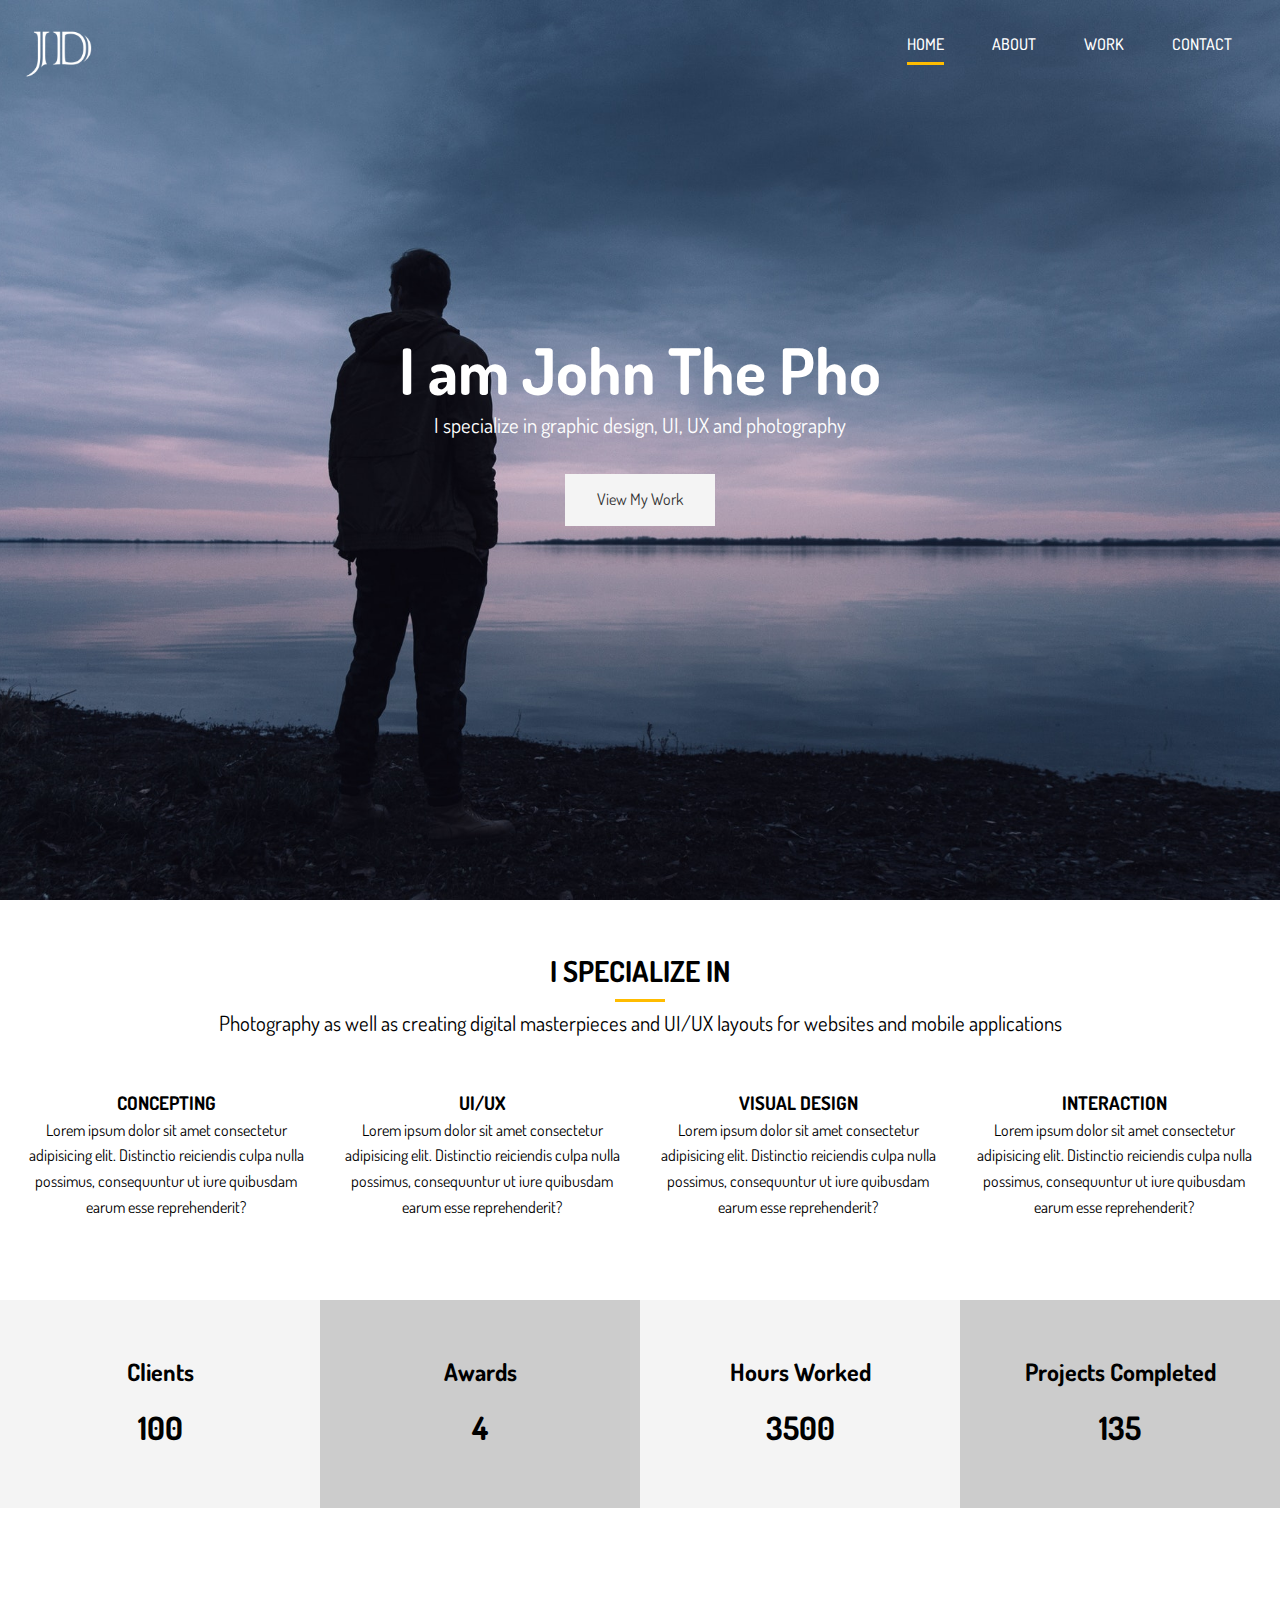
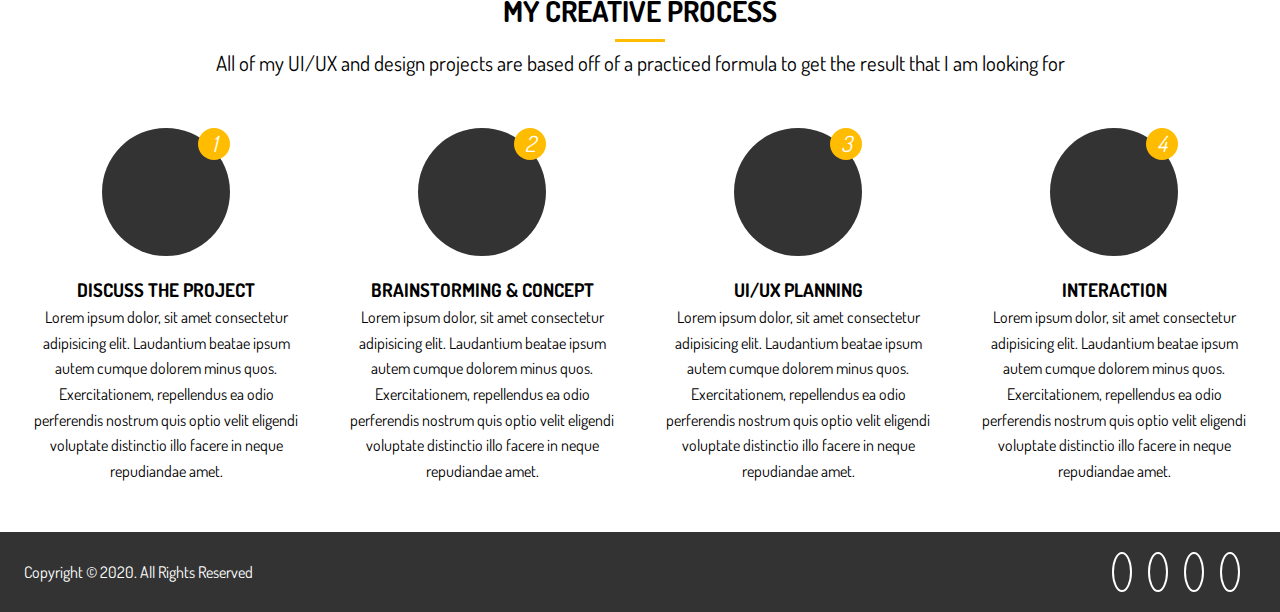
<file: index.html>
<!DOCTYPE html>
<html lang="en">
<head>
    <meta charset="UTF-8">
    <meta name="viewport" content="width=device-width, initial-scale=1.0">
    <title>John Doe | Front end dev </title>
    <link rel="stylesheet" href="https://use.fontawesome.com/releases/v5.6.3/css/all.css" integrity="sha384-UHRtZLI+pbxtHCWp1t77Bi1L4ZtiqrqD80Kn4Z8NTSRyMA2Fd33n5dQ8lWUE00s/" crossorigin="anonymous">
    <link rel="preconnect" href="https://fonts.gstatic.com">
    <link href="https://fonts.googleapis.com/css2?family=Dosis:wght@200&display=swap" rel="stylesheet">
    <link rel="stylesheet" href="./css/main.css">
</head>
<body>
    <div id="header-home">
        <div class="container">
            <div id="main-nav">
                <img src="./img/logo.png" alt="My Logo - JD" id="logo">
                <ul>
                    <li><a href="index.html" class="current">Home</a></li>
                    <li><a href="about.html">About</a></li>
                    <li><a href="work.html">Work</a></li>
                    <li><a href="contact.html">Contact</a></li>
                </ul>
            </div>
            <div class="header-content">
                <h1>I am John The <span class="txt-type" data-wait="3000" data-words='["Photographer", "Designer", "UI/UX Dev"]'></span></h1>
                <p class="lead">I specialize in graphic design, UI, UX and photography</p>
                <a href="work.html" class="btn-light">View My Work</a>
            </div>
        </div>
    </div>
    <div id="home-a" class="text-center py-3">
        <div class="container">
            <h2 class="section-title">I Specialize In</h2>
            <div class="bottom-line"></div>
            <p class="lead">
                Photography as well as creating digital masterpieces and UI/UX layouts for websites and mobile applications
            </p>
            <div class="specials">
                <div>
                    <i class="fas fa-file-alt fa-2x"></i>
                    <h3>Concepting</h3>
                    <p>Lorem ipsum dolor sit amet consectetur adipisicing elit. Distinctio reiciendis culpa nulla possimus, consequuntur ut iure quibusdam earum esse reprehenderit?</p>
                </div>
                <div>
                    <i class="fas fa-desktop fa-2x"></i>
                    <h3>UI/UX</h3>
                    <p>Lorem ipsum dolor sit amet consectetur adipisicing elit. Distinctio reiciendis culpa nulla possimus, consequuntur ut iure quibusdam earum esse reprehenderit?</p>
                </div>
                <div>
                    <i class="fas fa-object-ungroup fa-2x"></i>
                    <h3>visual design</h3>
                    <p>Lorem ipsum dolor sit amet consectetur adipisicing elit. Distinctio reiciendis culpa nulla possimus, consequuntur ut iure quibusdam earum esse reprehenderit?</p>
                </div>
                <div>
                    <i class="fas fa-thumbs-up fa-2x"></i>
                    <h3>interaction</h3>
                    <p>Lorem ipsum dolor sit amet consectetur adipisicing elit. Distinctio reiciendis culpa nulla possimus, consequuntur ut iure quibusdam earum esse reprehenderit?</p>
                </div>
            </div>
        </div>
    </div>
    <div id="home-b" class="text-center py-2">
        <div>
            <ul>
                <li><i class="fas fa-users fa-3x"></i></li>
                <li class="stats-title">Clients</li>
                <li class="stats-number">100</li>
            </ul>
        </div>
        <div>
            <ul>
                <li><i class="fas fa-award fa-3x"></i></li>
                <li class="stats-title">Awards</li>
                <li class="stats-number">4</li>
            </ul>
        </div>
        <div>
            <ul>
                <li><i class="fas fa-hourglass-start fa-3x"></i></li>
                <li class="stats-title">Hours Worked</li>
                <li class="stats-number">3500</li>
            </ul>
        </div>
        <div>
            <ul>
                <li><i class="fas fa-code-branch fa-3x"></i></li>
                <li class="stats-title">Projects Completed</li>
                <li class="stats-number">135</li>
            </ul>
        </div>
    </div>
    <div id="home-c" class="text-center py-3">
        <div class="container">
            <h2 class="section-title">My Creative Process</h2>
            <div class="bottom-line"></div>
            <p class="lead">All of my UI/UX and design projects are based off of a practiced formula to get the result that I am looking for</p>
            <div class="specials">
                <div>
                    <i class="fas fa-file-alt fa-4x">
                        <div>1</div>
                    </i>
                    <h3>Discuss the project</h3>
                    <p>Lorem ipsum dolor, sit amet consectetur adipisicing elit. Laudantium beatae ipsum autem cumque dolorem minus quos. Exercitationem, repellendus ea odio perferendis nostrum quis optio velit eligendi voluptate distinctio illo facere in neque repudiandae amet.</p>
                </div>
                <div>
                    <i class="fas fa-desktop fa-4x">
                        <div>2</div>
                    </i>
                    <h3>Brainstorming & concept</h3>
                    <p>Lorem ipsum dolor, sit amet consectetur adipisicing elit. Laudantium beatae ipsum autem cumque dolorem minus quos. Exercitationem, repellendus ea odio perferendis nostrum quis optio velit eligendi voluptate distinctio illo facere in neque repudiandae amet.</p>
                </div>
                <div>
                    <i class="fas fa-object-ungroup fa-4x">
                        <div>3</div>
                    </i>
                    <h3>ui/ux planning</h3>
                    <p>Lorem ipsum dolor, sit amet consectetur adipisicing elit. Laudantium beatae ipsum autem cumque dolorem minus quos. Exercitationem, repellendus ea odio perferendis nostrum quis optio velit eligendi voluptate distinctio illo facere in neque repudiandae amet.</p>
                </div>
                <div>
                    <i class="fas fa-thumbs-up fa-4x">
                        <div>4</div>
                    </i>
                    <h3>interaction</h3>
                    <p>Lorem ipsum dolor, sit amet consectetur adipisicing elit. Laudantium beatae ipsum autem cumque dolorem minus quos. Exercitationem, repellendus ea odio perferendis nostrum quis optio velit eligendi voluptate distinctio illo facere in neque repudiandae amet.</p>
                </div>
            </div>
        </div>
    </div>
    <div id="main-footer">
        <div class="footer-content container">
            <p>Copyright &copy; 2020. All Rights Reserved</p>
            <div class="social">
                <i class="fab fa-twitter"></i>
                <i class="fab fa-facebook"></i>
                <i class="fab fa-instagram"></i>
                <i class="fab fa-linkedin"></i>
            </div>
        </div>
    </div>
    
    <script src="./js/typewriter.js"></script>
    <script>
    </script>
</body>
</html>
</file>
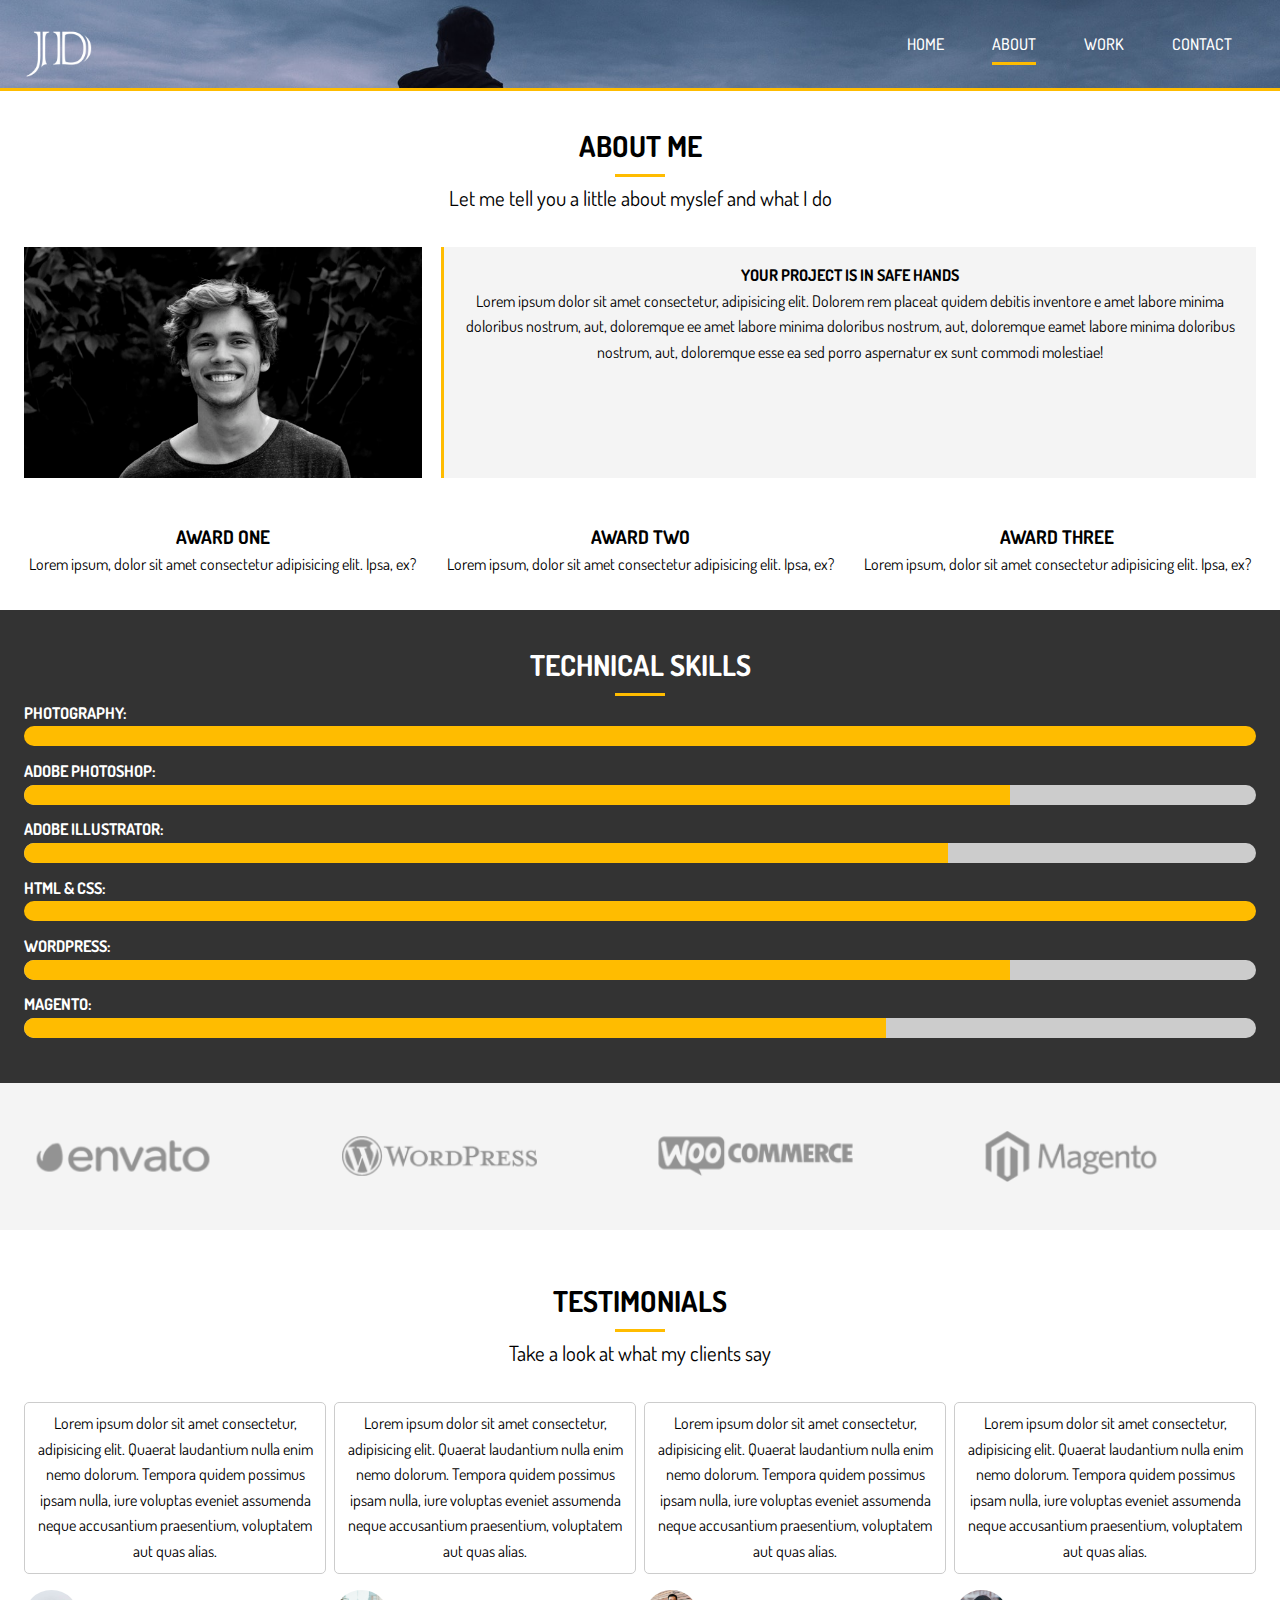
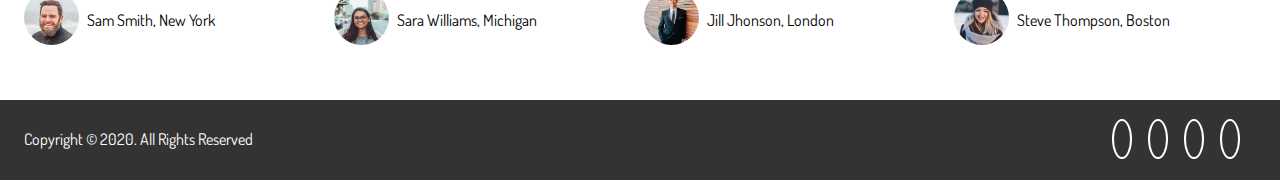
<file: about.html>
<!DOCTYPE html>
<html lang="en">
<head>
    <meta charset="UTF-8">
    <meta name="viewport" content="width=device-width, initial-scale=1.0">
    <title>About me | Front end dev </title>
    <link rel="stylesheet" href="https://use.fontawesome.com/releases/v5.6.3/css/all.css" integrity="sha384-UHRtZLI+pbxtHCWp1t77Bi1L4ZtiqrqD80Kn4Z8NTSRyMA2Fd33n5dQ8lWUE00s/" crossorigin="anonymous">
    <link rel="preconnect" href="https://fonts.gstatic.com">
    <link href="https://fonts.googleapis.com/css2?family=Dosis:wght@200&display=swap" rel="stylesheet">
    <link rel="stylesheet" href="./css/main.css">
</head>
<body>
    <div id="header-inner">
        <div class="container">
            <div id="main-nav">
                <img src="./img/logo.png" alt="My Logo - JD" id="logo"> 
                <ul>
                    <li><a href="index.html">Home</a></li>
                    <li><a href="about.html" class="current">About</a></li>
                    <li><a href="work.html">Work</a></li>
                    <li><a href="contact.html">Contact</a></li>
                </ul>
            </div>
        </div>
    </div>
    <div class="about-a text-center py-2">
        <div class="container">
            <h2 class="section-title">About Me</h2>
            <div class="bottom-line"></div>
            <p class="lead">Let me tell you a little about myslef and what I do</p>
            <div class="about-info">
                <img src="./img/about.jpg" alt="My Photo" class="bio-image">
                <div class="bio bg-light">
                    <h4>Your Project  is in safe hands</h4>
                    <p>Lorem ipsum dolor sit amet consectetur, adipisicing elit. Dolorem rem placeat quidem debitis inventore e amet labore minima doloribus nostrum, aut, doloremque ee amet labore minima doloribus nostrum, aut, doloremque eamet labore minima doloribus nostrum, aut, doloremque esse ea sed porro aspernatur ex sunt commodi molestiae!</p>
                </div>
                <div class="award-1">
                    <i class="fas fa-award fa-3x"></i>
                    <h3>Award One</h3>
                    <p>Lorem ipsum, dolor sit amet consectetur adipisicing elit. Ipsa, ex?</p>
                </div>
                <div class="award-2">
                    <i class="fas fa-award fa-3x"></i>
                    <h3>Award Two</h3>
                    <p>Lorem ipsum, dolor sit amet consectetur adipisicing elit. Ipsa, ex?</p>
                </div>
                <div class="award-3">
                    <i class="fas fa-award fa-3x"></i>
                    <h3>Award Three</h3>
                    <p>Lorem ipsum, dolor sit amet consectetur adipisicing elit. Ipsa, ex?</p>
                </div>
            </div>
        </div>
    </div>
    <div class="about-b bg-dark py-2">
        <div class="container">
            <h2 class="section-title text-center">Technical skills</h2>
            <div class="bottom-line text-center"></div>

            <h4>Photography: </h4>
            <div class="progress"><div style="width: 100%;"></div></div>
            <h4>Adobe Photoshop: </h4>
            <div class="progress"><div style="width: 80%;"></div></div>
            <h4>Adobe Illustrator: </h4>
            <div class="progress"><div style="width: 75%;"></div></div>
            <h4>HTML & Css: </h4>
            <div class="progress"><div style="width: 100%;"></div></div>
            <h4>Wordpress: </h4>
            <div class="progress"><div style="width: 80%;"></div></div>
            <h4>Magento: </h4>
            <div class="progress"><div style="width: 70%;"></div></div>
        </div>
    </div>
    <div class="about-c py-3 bg-light">
        <div class="container">
            <img src="./img/about-logos/logo-envato.png" alt="Envato">
            <img src="./img/about-logos/logo-wordpress.png" alt="Wordpress">
            <img src="./img/about-logos/logo-woocommerce.png" alt="woocommerce">
            <img src="./img/about-logos/logo-magento.png" alt="Magento">
        </div>
    </div>
    <div class="about-d py-3 text-center">
        <div class="container">
            <h2 class="section-title ">Testimonials</h2>
            <div class="bottom-line"></div>
            <p class="lead">Take a look at what my clients say</p>
            <div class="testemonials">
                <div>
                    <p>Lorem ipsum dolor sit amet consectetur, adipisicing elit. Quaerat laudantium nulla enim nemo dolorum. Tempora quidem possimus ipsam nulla, iure voluptas eveniet assumenda neque accusantium praesentium, voluptatem aut quas alias.</p>
                    <ul>
                        <li><img src="./img/testimonials/person1.jpg" alt="person1"></li>
                        <li>Sam Smith, New York</li>
                    </ul>
                </div>
                <div>
                    <p>Lorem ipsum dolor sit amet consectetur, adipisicing elit. Quaerat laudantium nulla enim nemo dolorum. Tempora quidem possimus ipsam nulla, iure voluptas eveniet assumenda neque accusantium praesentium, voluptatem aut quas alias.</p>
                    <ul>
                        <li><img src="./img/testimonials/person2.jpg" alt="person1"></li>
                        <li>Sara Williams, Michigan</li>
                    </ul>
                </div>
                <div>
                    <p>Lorem ipsum dolor sit amet consectetur, adipisicing elit. Quaerat laudantium nulla enim nemo dolorum. Tempora quidem possimus ipsam nulla, iure voluptas eveniet assumenda neque accusantium praesentium, voluptatem aut quas alias.</p>
                    <ul>
                        <li><img src="./img/testimonials/person3.jpg" alt="person1"></li>
                        <li>Jill Jhonson, London</li>
                    </ul>
                </div>
                <div>
                    <p>Lorem ipsum dolor sit amet consectetur, adipisicing elit. Quaerat laudantium nulla enim nemo dolorum. Tempora quidem possimus ipsam nulla, iure voluptas eveniet assumenda neque accusantium praesentium, voluptatem aut quas alias.</p>
                    <ul>
                        <li><img src="./img/testimonials/person4.jpg" alt="person1"></li>
                        <li>Steve Thompson, Boston</li>
                    </ul>
                </div>
            </div>
        </div>
    </div>
    <div id="main-footer">
        <div class="footer-content container">
            <p>Copyright &copy; 2020. All Rights Reserved</p>
            <div class="social">
                <i class="fab fa-twitter"></i>
                <i class="fab fa-facebook"></i>
                <i class="fab fa-instagram"></i>
                <i class="fab fa-linkedin"></i>
            </div>
        </div>
    </div>
</body>
</html>
</file>
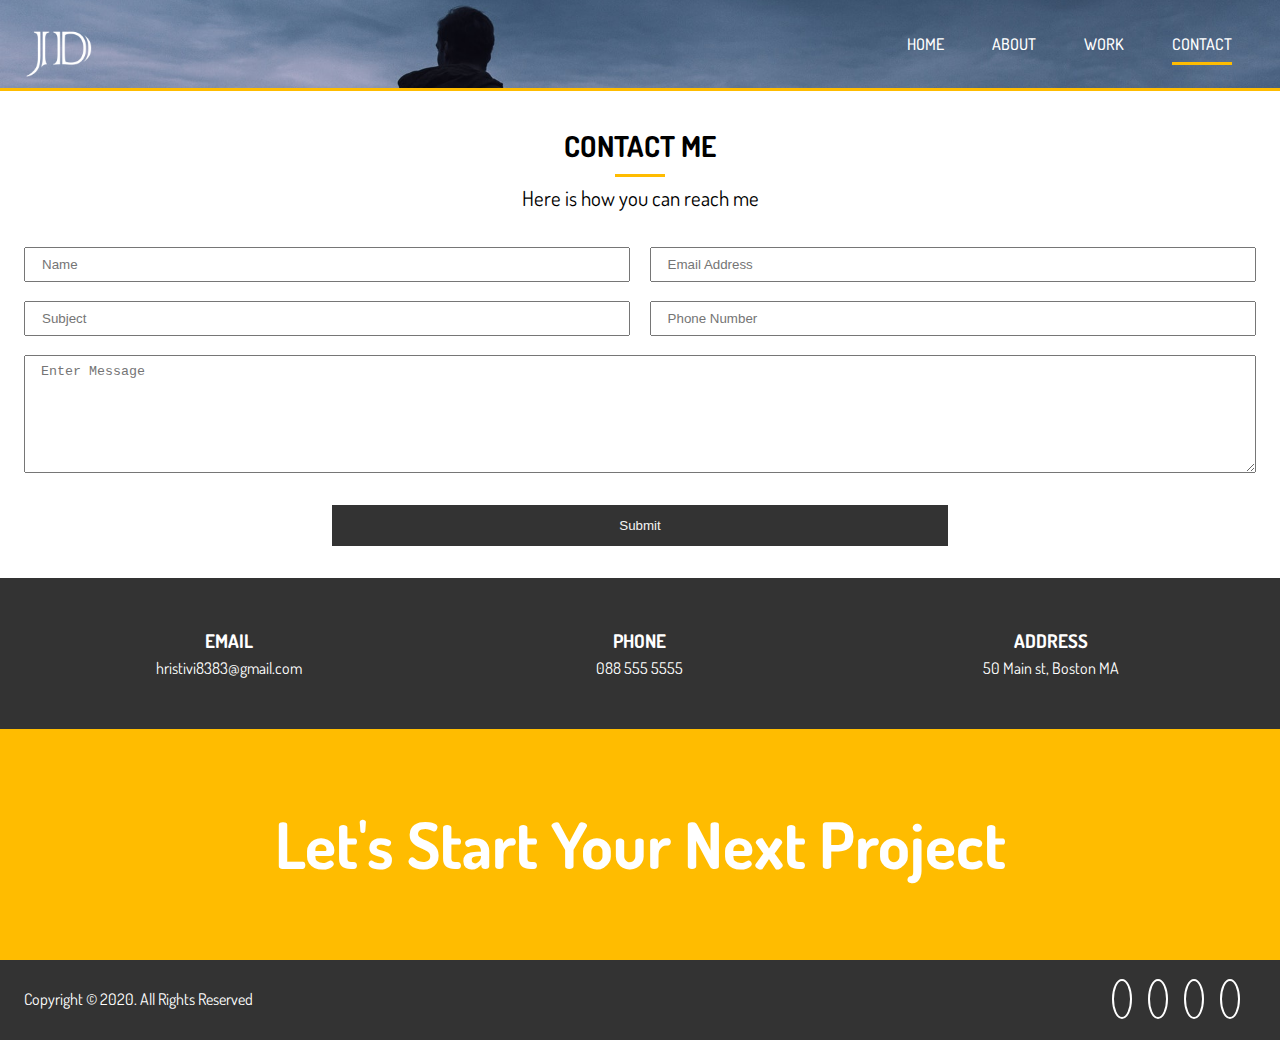
<file: contact.html>
<!DOCTYPE html>
<html lang="en">
<head>
    <meta charset="UTF-8">
    <meta name="viewport" content="width=device-width, initial-scale=1.0">
    <title>About me | Front end dev </title>
    <link rel="stylesheet" href="https://use.fontawesome.com/releases/v5.6.3/css/all.css" integrity="sha384-UHRtZLI+pbxtHCWp1t77Bi1L4ZtiqrqD80Kn4Z8NTSRyMA2Fd33n5dQ8lWUE00s/" crossorigin="anonymous">
    <link rel="preconnect" href="https://fonts.gstatic.com">
    <link href="https://fonts.googleapis.com/css2?family=Dosis:wght@200&display=swap" rel="stylesheet">
    <link rel="stylesheet" href="./css/main.css">
</head>
<body>
    <div id="header-inner">
        <div class="container">
            <div id="main-nav">
                <img src="./img/logo.png" alt="My Logo - JD" id="logo"> 
                <ul>
                    <li><a href="index.html">Home</a></li>
                    <li><a href="about.html">About</a></li>
                    <li><a href="work.html">Work</a></li>
                    <li><a href="contact.html" class="current">Contact</a></li>
                </ul>
            </div>
        </div>
    </div>
    <div class="contact-a text-center py-2">
        <div class="container">
            <h2 class="section-title">Contact me</h2>
            <div class="bottom-line"></div>
            <p class="lead">Here is how you can reach me</p>
            <form method="POST" data-netlify="true" name="contact" data-netlify-recaptcha="true">
                <div class="areas">
                    <input type="text" placeholder="Name" name="name">
                    <input type="email" placeholder="Email Address" name="email">
                    <input type="text" placeholder="Subject" name="subject">
                    <input type="number" placeholder="Phone Number" name="phone">
                    <textarea placeholder="Enter Message" name="message"></textarea>
                </div>
                <div class="my-2">
                    <div data-netlify-recaptcha="true"></div>
                </div>
                <input type="submit" class="btn-dark">

            </form>
        </div>
    </div>
    <div class="contact-b py-3 bg-dark  text-center ">
        <div class="container">
            <div class="contact-info">
                <i class="fas fa-envelope fa-2x"></i>
                <h3>Email</h3>
                <p>hristivi8383@gmail.com</p>
            </div>
            <div class="contact-info">
                <i class="fas fa-phone fa-2x"></i>
                <h3>Phone</h3>
                <p>088 555 5555</p>
            </div>
            <div class="contact-info">
                <i class="fas fa-address-card fa-2x"></i>
                <h3>Address</h3>
                <p>50 Main st, Boston MA</p>
            </div>
        </div>
    </div>
    <div class="contact-c text-center bg-main py-4">
        <div class="container">
            <h1 style="color: #fff;">Let's Start Your Next Project</h1>
        </div>
    </div>
    <div id="main-footer">
        <div class="footer-content container">
            <p>Copyright &copy; 2020. All Rights Reserved</p>
            <div class="social">
                <i class="fab fa-twitter"></i>
                <i class="fab fa-facebook"></i>
                <i class="fab fa-instagram"></i>
                <i class="fab fa-linkedin"></i>
            </div>
        </div>
    </div>
</body>
</html>
</file>
<file: css/main.css>
.container {
  max-width: 1280px;
  padding: 0 1.5rem;
  margin: auto;
  overflow: hidden; }

.btn-main, .btn-dark, .btn-light {
  display: inline-block;
  padding: 0.8rem 2rem;
  border: none;
  transition: all 0.5s;
  outline: none;
  cursor: pointer; }

.btn-main {
  color: #333;
  background-color: #ffbc00; }

.btn-dark {
  color: #f4f4f4;
  background-color: #333; }

.btn-light {
  color: #333;
  background-color: #f4f4f4; }

button[class^='btn-']:hover,
a[class^='btn-']:hover,
input[class^='btn-']:hover {
  background-color: #ffbc00; }

.lead {
  font-size: 1.3rem;
  margin-bottom: 2rem; }

.text-center {
  text-align: center; }

.py-1 {
  padding: 1rem 0rem; }

.py-2 {
  padding: 2rem 0rem; }

.py-3 {
  padding: 3rem 0rem; }

.py-4 {
  padding: 4rem 0rem; }

.my-1 {
  margin: 1rem 0rem; }

.my-2 {
  margin: 2rem 0rem; }

.my-3 {
  margin: 3rem 0rem; }

.my-4 {
  margin: 4rem 0rem; }

.bg-main {
  background-color: #ffbc00;
  color: #000; }

.bg-light {
  background-color: #f4f4f4;
  color: #000; }

.bg-medium {
  background-color: #ccc;
  color: #000; }

.bg-dark {
  background-color: #333;
  color: #fff; }

input::-webkit-outer-spin-button,
input::-webkit-inner-spin-button {
  -webkit-appearance: none;
  margin: 0; }

/* Firefox */
input[type=number] {
  -moz-appearance: textfield; }

.items {
  display: grid;
  grid-template-columns: repeat(3, 1fr);
  box-shadow: 0 5px 10px rgba(0, 0, 0, 0.3); }

.item {
  position: relative;
  background-color: #ffbc00;
  overflow: hidden; }
  .item::after {
    content: '';
    position: absolute;
    top: 0;
    left: 0;
    width: 100%;
    height: 100%;
    background: inherit;
    opacity: 0.9;
    display: block;
    transform: scale(2) translateX(-75%) translateY(-75%) rotate(28deg);
    transition: transform 3s cubic-bezier(0.2, 1, 0.3, 1); }
  .item:hover::after {
    transform: scale(2) translateX(0%) translateY(0%) rotate(28deg); }
  .item:hover .item-img {
    transform: scale(1.2); }
  .item:hover .item-text {
    opacity: 1;
    transform: translateY(10%); }
  .item-img {
    height: auto;
    display: block;
    transform: translateZ(0);
    transition: transform 750ms cubic-bezier(0.2, 1, 0.3, 1); }
  .item-img::before {
    content: '';
    display: block;
    padding-top: 75%;
    overflow: hidden; }
  .item-img img {
    position: absolute;
    top: 0;
    left: 0;
    width: 100%;
    height: 100%;
    line-height: 0; }
  .item-text {
    position: absolute;
    top: 0;
    left: 0;
    bottom: 0;
    right: 0;
    opacity: 0;
    text-align: center;
    z-index: 1;
    color: #fff;
    transition: opacity 500ms cubic-bezier(0.2, 1, 0.3, 1) 330ms, transform 750ms cubic-bezier(0.2, 1, 0.3, 1) 500ms; }
  .item-text-wrap {
    position: absolute;
    width: 100%;
    top: 40%;
    transform: translateY(-50%); }
  .item-text-title {
    font-size: 2rem;
    padding: 0 1rem;
    margin-top: 5px; }
  .item-text-category {
    text-transform: uppercase;
    font-size: 1.2rem;
    opacity: 0.86;
    margin: 0; }

* {
  margin: 0;
  padding: 0; }

body {
  font-family: 'Dosis', sans-serif;
  line-height: 1.6;
  background-color: #fff; }

a {
  text-decoration: none;
  color: #333; }

ul {
  list-style: none; }

h2, h3, h4 {
  text-transform: uppercase; }

#logo {
  width: 70px;
  height: 70px;
  color: #fff;
  text-transform: uppercase; }

img {
  width: 100%; }

#main-nav {
  display: flex;
  justify-content: space-between;
  flex-direction: row;
  padding-top: 1rem; }
  #main-nav ul {
    display: flex; }
  #main-nav li {
    padding: 1rem 1.5rem; }
  #main-nav a {
    color: #fff;
    font-weight: 500;
    text-transform: uppercase;
    border-bottom: 3px transparent solid;
    padding-bottom: 0.5rem;
    transition: border-color 0.5s;
    outline: none; }
    #main-nav a:hover {
      border-color: #ccc; }
    #main-nav a.current {
      border-color: #ffbc00; }

#header-home {
  background: url(../img/showcase.jpg) no-repeat right/cover;
  color: #fff;
  height: 100vh; }
  #header-home .header-content {
    text-align: center;
    padding-top: 20%; }
    #header-home .header-content h1 {
      font-size: 4rem;
      line-height: 1.2; }

#header-inner {
  background: url(../img/showcase.jpg) no-repeat 20% 30%/cover;
  overflow: hidden;
  height: 5.5rem;
  border-bottom: 3px solid #ffbc00; }

.specials {
  margin-top: 3rem;
  display: grid;
  grid-template-columns: repeat(4, 1fr);
  gap: 2rem;
  text-align: center;
  justify-content: center; }

#home-a .fas {
  color: #ffbc00;
  padding-bottom: 0.4rem; }

#home-b {
  display: grid;
  grid-template-columns: repeat(4, 1fr); }
  #home-b li {
    line-height: 2; }
    #home-b li.stats-title {
      font-size: 1.5rem;
      font-weight: bold; }
    #home-b li.stats-number {
      font-size: 2rem;
      font-weight: bold; }
  #home-b div {
    padding: 3rem 0rem;
    background-color: #ccc; }
    #home-b div:nth-child(odd) {
      background-color: #f4f4f4; }

#home-c .fas {
  background-color: #333;
  color: #fff;
  padding: 2rem;
  width: 4rem;
  height: 4rem;
  display: flex;
  border-radius: 50%;
  justify-content: center;
  align-items: center;
  position: relative;
  margin: 0 auto 1.2rem auto;
  transition: all 0.6s ease-in-out; }
  #home-c .fas:hover {
    background-color: #ffbc00;
    width: 5rem;
    height: 5rem; }
    #home-c .fas:hover div {
      background-color: #333; }

#home-c i div {
  position: absolute;
  right: 0px;
  top: 0;
  font-size: 1.4rem;
  background-color: #ffbc00;
  border-radius: 50%;
  height: 2rem;
  width: 2rem;
  display: flex;
  text-align: center;
  justify-content: center;
  align-items: center;
  transition: all 1s; }

.section-title {
  padding-bottom: 0.3rem;
  font-size: 1.8rem; }

.bottom-line {
  width: 50px;
  height: 3px;
  margin: auto;
  margin-bottom: 0.3rem;
  background-color: #ffbc00; }

#main-footer {
  background-color: #333;
  color: #fff;
  height: 5rem; }
  #main-footer .footer-content {
    display: flex;
    justify-content: space-between;
    align-items: center;
    height: 5rem; }
    #main-footer .footer-content .social .fab {
      margin-right: 1rem;
      border: 2px solid #fff;
      border-radius: 50%;
      justify-items: center;
      width: 20px;
      height: 20px;
      text-align: center;
      padding: 0.5rem; }
      #main-footer .footer-content .social .fab:hover {
        background-color: #ffbc00; }

.about-a .about-info {
  display: grid;
  grid-template-areas: 'img bio bio' 'award1 award2 award3';
  gap: 1.2rem; }

.about-a .bio-image {
  grid-area: img; }

.about-a .bio {
  grid-area: bio;
  border-left: 3px solid #ffbc00;
  padding: 1rem; }

.about-a .award-1 {
  grid-area: award1; }

.about-a .award-2 {
  grid-area: award2; }

.about-a .award-3 {
  grid-area: award3; }

.about-a .award-1 i,
.about-a .award-2 i,
.about-a .award-3 i {
  color: #ffbc00;
  padding: 1rem; }

.about-b .progress {
  overflow: hidden;
  height: 20px;
  background-color: #ccc;
  border-radius: 10px;
  margin-bottom: 0.8rem; }
  .about-b .progress div {
    background-color: #ffbc00;
    height: 100%; }

.about-c .container {
  display: grid;
  grid-template-columns: repeat(4, 1fr);
  gap: 2rem; }
  .about-c .container img {
    width: 70%; }

.about-d .testemonials {
  display: grid;
  grid-template-columns: repeat(4, 1fr);
  gap: 0.5rem; }
  .about-d .testemonials ul {
    list-style: none;
    margin-top: 1rem;
    display: flex;
    align-items: center; }
  .about-d .testemonials img {
    width: 55px;
    height: 55px;
    border-radius: 50%;
    margin-right: 0.5rem; }
  .about-d .testemonials p {
    border: 1px solid #ccc;
    border-radius: 5px;
    padding: 0.5rem; }

.contact-a .areas {
  display: grid;
  grid-template-columns: repeat(2, 1fr);
  gap: 1.2rem;
  margin-bottom: 1.2rem; }
  .contact-a .areas textarea {
    grid-column: 1 /span 2;
    height: 100px; }
  .contact-a .areas input, .contact-a .areas textarea {
    padding: 0.5rem 1rem; }
    .contact-a .areas input:focus, .contact-a .areas textarea:focus {
      outline-color: #ffbc00; }

.contact-a input[type='submit'] {
  width: 50%; }

.contact-b .container {
  display: grid;
  grid-template-columns: repeat(3, 1fr); }

.contact-c h1 {
  font-size: 4rem; }

@media (max-width: 800px) {
  #header-home {
    height: 30rem; }
    #header-home .header-content {
      padding-top: 5rem; } }

@media (max-width: 500px) {
  #main-nav {
    flex-direction: column;
    align-items: center; }
    #main-nav li {
      padding: 1rem; }
  #header-home {
    height: 10rem; }
    #header-home .header-content {
      display: none; }
  #header-inner {
    height: 10rem; }
  #main-footer {
    padding: 1rem; }
  .specials,
  #home-b {
    grid-template-columns: repeat(1, 1fr); }
  .footer-content {
    flex-direction: column;
    height: 100%; }
  .about-d .testemonials {
    grid-template-columns: repeat(1, 1fr); }
  .about-c .container {
    grid-template-columns: repeat(2, 1fr); }
    .about-c .container img {
      width: 100%; }
  .contact-b .container {
    grid-template-columns: repeat(1, 1fr);
    gap: 2rem;
    align-items: center; }
    .contact-b .container .contact-info {
      padding-bottom: 0.5rem;
      border-bottom: #444 1px solid; }
  .contact-c h1 {
    font-size: 2.3rem; }
  .contact-a .areas {
    grid-template-columns: repeat(1, 1fr);
    margin-bottom: 2rem; }
    .contact-a .areas textarea {
      grid-column: 1 /span 1;
      height: 100px; }
  .about-a .about-info {
    display: inline-block; }
    .about-a .about-info > * {
      margin-bottom: 1rem; }
  .work-a .items {
    grid-template-columns: repeat(1, 1fr); } }
</file>
